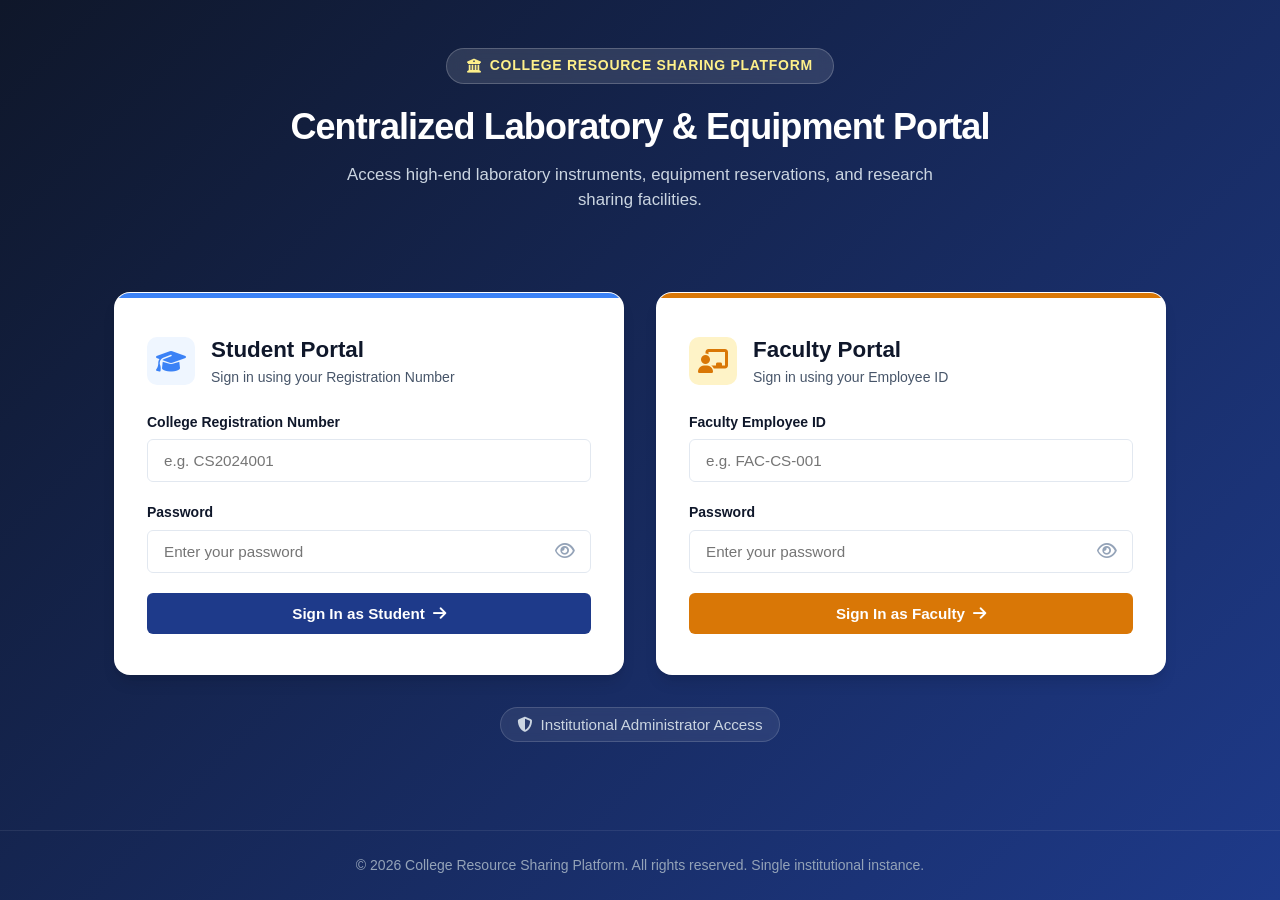
<file: index.html>
<!DOCTYPE html>
<html lang="en">
<head>
    <meta charset="UTF-8">
    <meta http-equiv="refresh" content="0; url=CollegeResourceSharing/frontend/index.html">
    <title>Redirecting to College Resource Sharing...</title>
    <script>
        window.location.href = "CollegeResourceSharing/frontend/index.html";
    </script>
</head>
<body>
    <p>Redirecting to <a href="CollegeResourceSharing/frontend/index.html">College Resource Sharing Platform</a>...</p>
</body>
</html>
</file>
<file: CollegeResourceSharing/frontend/css/style.css>
/* ==========================================================================
   COLLEGE RESOURCE SHARING PLATFORM — CORE STYLESHEET
   Clean, modern, academic design with responsive layouts
   ========================================================================== */

:root {
    --primary-color: #1e3a8a;       /* Deep Collegiate Navy */
    --primary-light: #3b82f6;       /* Academic Blue */
    --primary-dark: #0f172a;        /* Midnight Slate */
    --accent-color: #d97706;        /* Collegiate Gold / Amber */
    --accent-hover: #b45309;
    
    --bg-main: #f8fafc;            /* Crisp Slate Light */
    --bg-card: #ffffff;
    --bg-sidebar: #0f172a;
    --bg-sidebar-hover: #1e293b;
    --bg-sidebar-active: #2563eb;
    
    --text-primary: #0f172a;
    --text-secondary: #475569;
    --text-muted: #94a3b8;
    --text-inverse: #ffffff;
    
    --border-color: #e2e8f0;
    --border-focus: #3b82f6;
    
    /* Semantic Status Colors */
    --status-pending: #d97706;
    --status-approved: #2563eb;
    --status-collected: #7c3aed;
    --status-returned: #16a34a;
    --status-rejected: #dc2626;
    --status-cancelled: #64748b;
    --status-overdue: #b91c1c;
    --status-waitlisted: #ea580c;
    
    --shadow-sm: 0 1px 2px 0 rgb(0 0 0 / 0.05);
    --shadow-md: 0 4px 6px -1px rgb(0 0 0 / 0.1), 0 2px 4px -2px rgb(0 0 0 / 0.1);
    --shadow-lg: 0 10px 15px -3px rgb(0 0 0 / 0.1), 0 4px 6px -4px rgb(0 0 0 / 0.1);
    
    --radius-sm: 6px;
    --radius-md: 10px;
    --radius-lg: 16px;
    --radius-full: 9999px;
    
    --font-family: -apple-system, BlinkMacSystemFont, "Segoe UI", Roboto, "Helvetica Neue", Arial, sans-serif;
    --transition: all 0.2s ease-in-out;
}

* {
    box-sizing: border-box;
    margin: 0;
    padding: 0;
}

body {
    font-family: var(--font-family);
    background-color: var(--bg-main);
    color: var(--text-primary);
    line-height: 1.5;
    min-height: 100vh;
}

a {
    color: var(--primary-light);
    text-decoration: none;
    transition: var(--transition);
}

a:hover {
    color: var(--primary-color);
}

/* ==========================================================================
   LOGIN PAGE LAYOUT
   ========================================================================== */

.login-page-body {
    background: linear-gradient(135deg, #0f172a 0%, #1e3a8a 100%);
    min-height: 100vh;
    display: flex;
    flex-direction: column;
    justify-content: space-between;
}

.login-header {
    text-align: center;
    padding: 3rem 1rem 1.5rem;
    color: var(--text-inverse);
}

.college-badge {
    display: inline-flex;
    align-items: center;
    gap: 0.5rem;
    background: rgba(255, 255, 255, 0.12);
    backdrop-filter: blur(8px);
    padding: 0.4rem 1.25rem;
    border-radius: var(--radius-full);
    font-size: 0.875rem;
    font-weight: 600;
    letter-spacing: 0.05em;
    text-transform: uppercase;
    color: #fef08a;
    border: 1px solid rgba(255, 255, 255, 0.2);
    margin-bottom: 1rem;
}

.login-header h1 {
    font-size: 2.25rem;
    font-weight: 700;
    letter-spacing: -0.025em;
    margin-bottom: 0.5rem;
}

.login-header p {
    color: #cbd5e1;
    font-size: 1.05rem;
    max-width: 600px;
    margin: 0 auto;
}

.login-container {
    max-width: 1100px;
    margin: 0 auto;
    padding: 1rem 1.5rem 3rem;
    width: 100%;
}

.login-cards-grid {
    display: grid;
    grid-template-columns: 1fr 1fr;
    gap: 2rem;
    margin-bottom: 2rem;
}

@media (max-width: 860px) {
    .login-cards-grid {
        grid-template-columns: 1fr;
        gap: 1.5rem;
    }
}

.auth-card {
    background: var(--bg-card);
    border-radius: var(--radius-lg);
    padding: 2.5rem 2rem;
    box-shadow: var(--shadow-lg);
    display: flex;
    flex-direction: column;
    border: 1px solid rgba(255, 255, 255, 0.1);
    position: relative;
    overflow: hidden;
}

.auth-card::before {
    content: '';
    position: absolute;
    top: 0;
    left: 0;
    right: 0;
    height: 5px;
    background: var(--primary-light);
}

.auth-card.faculty-card::before {
    background: var(--accent-color);
}

.auth-card.admin-card::before {
    background: #0ea5e9;
}

.card-icon-header {
    display: flex;
    align-items: center;
    gap: 1rem;
    margin-bottom: 1.5rem;
}

.card-icon-badge {
    width: 48px;
    height: 48px;
    border-radius: var(--radius-md);
    background: #eff6ff;
    color: var(--primary-light);
    display: flex;
    align-items: center;
    justify-content: center;
    font-size: 1.5rem;
}

.faculty-card .card-icon-badge {
    background: #fef3c7;
    color: var(--accent-color);
}

.admin-card .card-icon-badge {
    background: #e0f2fe;
    color: #0284c7;
}

.card-icon-header h2 {
    font-size: 1.4rem;
    font-weight: 700;
    color: var(--text-primary);
}

.card-icon-header p {
    font-size: 0.875rem;
    color: var(--text-secondary);
}

/* Form Styles */
.form-group {
    margin-bottom: 1.25rem;
}

.form-group label {
    display: block;
    font-size: 0.875rem;
    font-weight: 600;
    color: var(--text-primary);
    margin-bottom: 0.4rem;
}

.form-control {
    width: 100%;
    padding: 0.75rem 1rem;
    font-size: 0.95rem;
    border: 1.5px solid var(--border-color);
    border-radius: var(--radius-sm);
    background-color: #fff;
    color: var(--text-primary);
    transition: var(--transition);
}

.form-control:focus {
    outline: none;
    border-color: var(--border-focus);
    box-shadow: 0 0 0 3px rgba(59, 130, 246, 0.15);
}

.password-input-wrapper {
    position: relative;
}

.password-toggle-btn {
    position: absolute;
    right: 0.75rem;
    top: 50%;
    transform: translateY(-50%);
    background: none;
    border: none;
    color: var(--text-muted);
    cursor: pointer;
    padding: 0.25rem;
    font-size: 1.1rem;
}

.password-toggle-btn:hover {
    color: var(--text-secondary);
}

.btn {
    display: inline-flex;
    align-items: center;
    justify-content: center;
    gap: 0.5rem;
    padding: 0.75rem 1.25rem;
    font-size: 0.95rem;
    font-weight: 600;
    border-radius: var(--radius-sm);
    border: none;
    cursor: pointer;
    transition: var(--transition);
    text-align: center;
}

.btn-primary {
    background-color: var(--primary-color);
    color: #ffffff;
}

.btn-primary:hover {
    background-color: var(--primary-light);
}

.btn-accent {
    background-color: var(--accent-color);
    color: #ffffff;
}

.btn-accent:hover {
    background-color: var(--accent-hover);
}

.btn-secondary {
    background-color: #f1f5f9;
    color: var(--text-secondary);
    border: 1px solid var(--border-color);
}

.btn-secondary:hover {
    background-color: #e2e8f0;
    color: var(--text-primary);
}

.btn-danger {
    background-color: var(--status-rejected);
    color: #ffffff;
}

.btn-danger:hover {
    background-color: #b91c1c;
}

.btn-success {
    background-color: var(--status-returned);
    color: #ffffff;
}

.btn-success:hover {
    background-color: #15803d;
}

.btn-block {
    width: 100%;
}

.btn-sm {
    padding: 0.4rem 0.75rem;
    font-size: 0.85rem;
}

.login-feedback {
    margin-top: 1rem;
    padding: 0.75rem 1rem;
    border-radius: var(--radius-sm);
    font-size: 0.875rem;
    display: none;
}

.login-feedback.error {
    display: block;
    background-color: #fef2f2;
    color: #991b1b;
    border: 1px solid #fecaca;
}

.login-feedback.success {
    display: block;
    background-color: #f0fdf4;
    color: #166534;
    border: 1px solid #bbf7d0;
}

.admin-login-bar {
    text-align: center;
    margin-top: 1.5rem;
}

.admin-toggle-link {
    display: inline-flex;
    align-items: center;
    gap: 0.5rem;
    color: #cbd5e1;
    font-weight: 500;
    font-size: 0.95rem;
    padding: 0.5rem 1rem;
    border-radius: var(--radius-full);
    background: rgba(255, 255, 255, 0.08);
    backdrop-filter: blur(4px);
    border: 1px solid rgba(255, 255, 255, 0.15);
    cursor: pointer;
}

.admin-toggle-link:hover {
    color: #ffffff;
    background: rgba(255, 255, 255, 0.15);
}

.login-footer {
    text-align: center;
    padding: 1.5rem;
    color: #94a3b8;
    font-size: 0.875rem;
    border-top: 1px solid rgba(255, 255, 255, 0.08);
}

/* ==========================================================================
   DASHBOARD APPLICATION LAYOUT (STUDENT, FACULTY, ADMIN)
   ========================================================================== */

.app-layout {
    display: flex;
    min-height: 100vh;
}

/* Sidebar */
.app-sidebar {
    width: 270px;
    background-color: var(--bg-sidebar);
    color: var(--text-inverse);
    display: flex;
    flex-direction: column;
    flex-shrink: 0;
    transition: var(--transition);
    z-index: 40;
}

.sidebar-header {
    padding: 1.5rem 1.25rem;
    display: flex;
    align-items: center;
    gap: 0.75rem;
    border-bottom: 1px solid rgba(255, 255, 255, 0.08);
}

.sidebar-logo {
    width: 36px;
    height: 36px;
    background: var(--primary-light);
    border-radius: var(--radius-md);
    display: flex;
    align-items: center;
    justify-content: center;
    font-size: 1.25rem;
}

.sidebar-header h2 {
    font-size: 1rem;
    font-weight: 700;
    color: #ffffff;
    line-height: 1.2;
}

.sidebar-header span {
    font-size: 0.75rem;
    color: var(--accent-color);
    font-weight: 600;
    text-transform: uppercase;
    letter-spacing: 0.05em;
    display: block;
}

.sidebar-nav {
    flex: 1;
    padding: 1rem 0.75rem;
    overflow-y: auto;
}

.nav-section-title {
    font-size: 0.7rem;
    font-weight: 700;
    text-transform: uppercase;
    letter-spacing: 0.08em;
    color: var(--text-muted);
    padding: 0.75rem 0.75rem 0.35rem;
}

.nav-item {
    display: flex;
    align-items: center;
    gap: 0.75rem;
    padding: 0.7rem 0.85rem;
    border-radius: var(--radius-sm);
    color: #cbd5e1;
    font-size: 0.9rem;
    font-weight: 500;
    cursor: pointer;
    transition: var(--transition);
    margin-bottom: 0.25rem;
    text-decoration: none;
}

.nav-item:hover {
    background-color: var(--bg-sidebar-hover);
    color: #ffffff;
}

.nav-item.active {
    background-color: var(--bg-sidebar-active);
    color: #ffffff;
    font-weight: 600;
}

.nav-item .nav-icon {
    font-size: 1.15rem;
    width: 22px;
    text-align: center;
}

.nav-badge {
    margin-left: auto;
    background-color: var(--accent-color);
    color: #ffffff;
    font-size: 0.75rem;
    font-weight: 700;
    padding: 0.1rem 0.5rem;
    border-radius: var(--radius-full);
}

.sidebar-footer {
    padding: 1rem 1.25rem;
    border-top: 1px solid rgba(255, 255, 255, 0.08);
}

.user-profile-summary {
    display: flex;
    align-items: center;
    gap: 0.75rem;
}

.user-avatar-circle {
    width: 38px;
    height: 38px;
    border-radius: 50%;
    background-color: var(--primary-light);
    color: #ffffff;
    display: flex;
    align-items: center;
    justify-content: center;
    font-weight: 700;
    font-size: 0.95rem;
}

.user-profile-details {
    flex: 1;
    min-width: 0;
}

.user-profile-details .user-name {
    font-size: 0.875rem;
    font-weight: 600;
    color: #ffffff;
    white-space: nowrap;
    overflow: hidden;
    text-overflow: ellipsis;
}

.user-profile-details .user-role-label {
    font-size: 0.75rem;
    color: var(--text-muted);
}

/* Main Content Area */
.app-main {
    flex: 1;
    display: flex;
    flex-direction: column;
    min-width: 0;
    overflow-y: auto;
}

/* Top Navigation Bar */
.top-navbar {
    height: 64px;
    background-color: var(--bg-card);
    border-bottom: 1px solid var(--border-color);
    display: flex;
    align-items: center;
    justify-content: space-between;
    padding: 0 1.75rem;
    position: sticky;
    top: 0;
    z-index: 30;
}

.navbar-left {
    display: flex;
    align-items: center;
    gap: 1rem;
}

.mobile-menu-btn {
    display: none;
    background: none;
    border: none;
    font-size: 1.4rem;
    color: var(--text-secondary);
    cursor: pointer;
}

@media (max-width: 900px) {
    .mobile-menu-btn {
        display: block;
    }
    .app-sidebar {
        position: fixed;
        left: -280px;
        top: 0;
        bottom: 0;
        height: 100vh;
    }
    .app-sidebar.open {
        left: 0;
    }
}

.page-title-heading {
    font-size: 1.25rem;
    font-weight: 700;
    color: var(--text-primary);
}

.navbar-right {
    display: flex;
    align-items: center;
    gap: 1.25rem;
}

.nav-action-icon-btn {
    background: none;
    border: none;
    font-size: 1.25rem;
    color: var(--text-secondary);
    cursor: pointer;
    position: relative;
    padding: 0.4rem;
    border-radius: var(--radius-sm);
    transition: var(--transition);
}

.nav-action-icon-btn:hover {
    background-color: #f1f5f9;
    color: var(--text-primary);
}

.nav-action-icon-btn .badge-dot {
    position: absolute;
    top: 2px;
    right: 2px;
    width: 8px;
    height: 8px;
    background-color: var(--status-rejected);
    border-radius: 50%;
}

.btn-logout {
    display: inline-flex;
    align-items: center;
    gap: 0.4rem;
    background: #fee2e2;
    color: #991b1b;
    border: none;
    padding: 0.45rem 0.9rem;
    border-radius: var(--radius-sm);
    font-size: 0.85rem;
    font-weight: 600;
    cursor: pointer;
    transition: var(--transition);
}

.btn-logout:hover {
    background: #fecaca;
}

/* Page Content Body */
.page-content {
    padding: 1.75rem;
    flex: 1;
}

/* Dashboard Summary Cards Grid */
.stats-grid {
    display: grid;
    grid-template-columns: repeat(auto-fit, minmax(230px, 1fr));
    gap: 1.25rem;
    margin-bottom: 2rem;
}

.stat-card {
    background: var(--bg-card);
    border: 1px solid var(--border-color);
    border-radius: var(--radius-md);
    padding: 1.25rem;
    display: flex;
    align-items: center;
    gap: 1rem;
    box-shadow: var(--shadow-sm);
}

.stat-icon {
    width: 48px;
    height: 48px;
    border-radius: var(--radius-md);
    display: flex;
    align-items: center;
    justify-content: center;
    font-size: 1.5rem;
}

.stat-icon.blue { background-color: #eff6ff; color: #2563eb; }
.stat-icon.green { background-color: #f0fdf4; color: #16a34a; }
.stat-icon.amber { background-color: #fffbeb; color: #d97706; }
.stat-icon.purple { background-color: #faf5ff; color: #9333ea; }
.stat-icon.red { background-color: #fef2f2; color: #dc2626; }

.stat-info h3 {
    font-size: 1.5rem;
    font-weight: 700;
    color: var(--text-primary);
    line-height: 1.1;
}

.stat-info p {
    font-size: 0.85rem;
    color: var(--text-secondary);
    margin-top: 0.2rem;
}

/* Content Panel / Card */
.content-panel {
    background: var(--bg-card);
    border: 1px solid var(--border-color);
    border-radius: var(--radius-md);
    box-shadow: var(--shadow-sm);
    margin-bottom: 2rem;
    overflow: hidden;
}

.panel-header {
    padding: 1.25rem 1.5rem;
    border-bottom: 1px solid var(--border-color);
    display: flex;
    align-items: center;
    justify-content: space-between;
    flex-wrap: wrap;
    gap: 1rem;
}

.panel-header h2 {
    font-size: 1.15rem;
    font-weight: 700;
    color: var(--text-primary);
}

.panel-header-actions {
    display: flex;
    align-items: center;
    gap: 0.75rem;
    flex-wrap: wrap;
}

.panel-body {
    padding: 1.5rem;
}

/* Search and Filters Toolbar */
.toolbar-bar {
    display: flex;
    align-items: center;
    justify-content: space-between;
    gap: 1rem;
    flex-wrap: wrap;
    margin-bottom: 1.5rem;
}

.search-input-box {
    position: relative;
    min-width: 260px;
    flex: 1;
    max-width: 400px;
}

.search-input-box input {
    width: 100%;
    padding: 0.6rem 0.85rem 0.6rem 2.25rem;
    font-size: 0.9rem;
    border: 1.5px solid var(--border-color);
    border-radius: var(--radius-sm);
    background: #ffffff;
}

.search-input-box input:focus {
    outline: none;
    border-color: var(--border-focus);
}

.search-icon-abs {
    position: absolute;
    left: 0.75rem;
    top: 50%;
    transform: translateY(-50%);
    color: var(--text-muted);
}

.filters-group {
    display: flex;
    align-items: center;
    gap: 0.75rem;
    flex-wrap: wrap;
}

.select-filter {
    padding: 0.6rem 1rem;
    font-size: 0.875rem;
    border: 1.5px solid var(--border-color);
    border-radius: var(--radius-sm);
    background-color: #ffffff;
    color: var(--text-primary);
}

.select-filter:focus {
    outline: none;
    border-color: var(--border-focus);
}

/* Equipment Grid & Cards */
.equipment-grid {
    display: grid;
    grid-template-columns: repeat(auto-fill, minmax(280px, 1fr));
    gap: 1.5rem;
}

.equipment-card {
    background: var(--bg-card);
    border: 1px solid var(--border-color);
    border-radius: var(--radius-md);
    overflow: hidden;
    box-shadow: var(--shadow-sm);
    display: flex;
    flex-direction: column;
    transition: var(--transition);
}

.equipment-card:hover {
    box-shadow: var(--shadow-md);
    transform: translateY(-2px);
    border-color: #cbd5e1;
}

.equipment-card-img-wrap {
    height: 180px;
    background-color: #f1f5f9;
    position: relative;
    overflow: hidden;
    display: flex;
    align-items: center;
    justify-content: center;
}

.equipment-card-img {
    width: 100%;
    height: 100%;
    object-fit: cover;
}

.equipment-placeholder-icon {
    font-size: 3.5rem;
    color: #94a3b8;
}

.equipment-badge-pos {
    position: absolute;
    top: 0.75rem;
    right: 0.75rem;
}

.equipment-card-content {
    padding: 1.25rem;
    display: flex;
    flex-direction: column;
    flex: 1;
}

.equipment-category-tag {
    font-size: 0.75rem;
    font-weight: 600;
    text-transform: uppercase;
    color: var(--primary-light);
    margin-bottom: 0.3rem;
}

.equipment-title {
    font-size: 1.05rem;
    font-weight: 700;
    color: var(--text-primary);
    margin-bottom: 0.35rem;
}

.equipment-code-tag {
    font-size: 0.8rem;
    color: var(--text-secondary);
    font-family: monospace;
    background: #f1f5f9;
    padding: 0.15rem 0.4rem;
    border-radius: 4px;
    display: inline-block;
    margin-bottom: 0.75rem;
    width: fit-content;
}

.equipment-desc {
    font-size: 0.875rem;
    color: var(--text-secondary);
    margin-bottom: 1rem;
    flex: 1;
    display: -webkit-box;
    -webkit-line-clamp: 2;
    -webkit-box-orient: vertical;
    overflow: hidden;
}

.equipment-meta-row {
    display: flex;
    align-items: center;
    justify-content: space-between;
    padding-top: 0.75rem;
    border-top: 1px solid var(--border-color);
    font-size: 0.85rem;
    color: var(--text-secondary);
    margin-bottom: 1rem;
}

/* Status Badges */
.badge {
    display: inline-flex;
    align-items: center;
    gap: 0.3rem;
    padding: 0.25rem 0.65rem;
    border-radius: var(--radius-full);
    font-size: 0.75rem;
    font-weight: 700;
    letter-spacing: 0.025em;
    text-transform: uppercase;
}

.badge-pending    { background-color: #fef3c7; color: #b45309; }
.badge-approved   { background-color: #dbeafe; color: #1e40af; }
.badge-collected  { background-color: #ede9fe; color: #5b21b6; }
.badge-returned   { background-color: #dcfce7; color: #15803d; }
.badge-rejected   { background-color: #fee2e2; color: #991b1b; }
.badge-cancelled  { background-color: #f1f5f9; color: #475569; }
.badge-overdue    { background-color: #fee2e2; color: #b91c1c; border: 1px solid #f87171; }
.badge-waitlisted { background-color: #ffedd5; color: #9a3412; }
.badge-active     { background-color: #dcfce7; color: #166534; }
.badge-inactive   { background-color: #f1f5f9; color: #64748b; }
.badge-available  { background-color: #dcfce7; color: #15803d; }
.badge-unavailable{ background-color: #fee2e2; color: #991b1b; }

/* Tables */
.table-responsive {
    overflow-x: auto;
    width: 100%;
}

.app-table {
    width: 100%;
    border-collapse: collapse;
    font-size: 0.9rem;
    text-align: left;
}

.app-table th {
    background-color: #f8fafc;
    color: var(--text-secondary);
    font-weight: 600;
    padding: 0.85rem 1rem;
    border-bottom: 1.5px solid var(--border-color);
    white-space: nowrap;
}

.app-table td {
    padding: 0.85rem 1rem;
    border-bottom: 1px solid var(--border-color);
    color: var(--text-primary);
    vertical-align: middle;
}

.app-table tr:hover td {
    background-color: #f8fafc;
}

.table-actions {
    display: flex;
    align-items: center;
    gap: 0.5rem;
}

/* Modals */
.modal-overlay {
    position: fixed;
    top: 0;
    left: 0;
    right: 0;
    bottom: 0;
    background: rgba(15, 23, 42, 0.6);
    backdrop-filter: blur(4px);
    display: none;
    align-items: center;
    justify-content: center;
    z-index: 50;
    padding: 1.5rem;
}

.modal-overlay.open {
    display: flex;
}

.modal-card {
    background: var(--bg-card);
    border-radius: var(--radius-lg);
    width: 100%;
    max-width: 600px;
    max-height: 90vh;
    display: flex;
    flex-direction: column;
    box-shadow: var(--shadow-lg);
    animation: modalSlide 0.25s ease-out;
}

@keyframes modalSlide {
    from { opacity: 0; transform: translateY(12px) scale(0.98); }
    to { opacity: 1; transform: translateY(0) scale(1); }
}

.modal-header {
    padding: 1.25rem 1.5rem;
    border-bottom: 1px solid var(--border-color);
    display: flex;
    align-items: center;
    justify-content: space-between;
}

.modal-header h3 {
    font-size: 1.2rem;
    font-weight: 700;
    color: var(--text-primary);
}

.modal-close-btn {
    background: none;
    border: none;
    font-size: 1.5rem;
    color: var(--text-muted);
    cursor: pointer;
    padding: 0.2rem 0.5rem;
    border-radius: var(--radius-sm);
}

.modal-close-btn:hover {
    color: var(--text-primary);
    background: #f1f5f9;
}

.modal-body {
    padding: 1.5rem;
    overflow-y: auto;
}

.modal-footer {
    padding: 1.25rem 1.5rem;
    border-top: 1px solid var(--border-color);
    display: flex;
    align-items: center;
    justify-content: flex-end;
    gap: 0.75rem;
}

/* Toast Notifications */
.toast-container {
    position: fixed;
    bottom: 1.5rem;
    right: 1.5rem;
    display: flex;
    flex-direction: column;
    gap: 0.5rem;
    z-index: 100;
}

.toast {
    background: var(--bg-card);
    color: var(--text-primary);
    border-left: 4px solid var(--primary-light);
    padding: 0.85rem 1.25rem;
    border-radius: var(--radius-sm);
    box-shadow: var(--shadow-lg);
    min-width: 280px;
    max-width: 380px;
    display: flex;
    align-items: center;
    justify-content: space-between;
    animation: toastIn 0.3s ease-out;
    border: 1px solid var(--border-color);
    border-left-width: 4px;
}

.toast.success { border-left-color: var(--status-returned); }
.toast.error   { border-left-color: var(--status-rejected); }
.toast.warning { border-left-color: var(--accent-color); }

@keyframes toastIn {
    from { transform: translateX(100%); opacity: 0; }
    to { transform: translateX(0); opacity: 1; }
}

/* Loading Spinner */
.spinner {
    display: inline-block;
    width: 20px;
    height: 20px;
    border: 2px solid rgba(255,255,255,0.3);
    border-radius: 50%;
    border-top-color: #fff;
    animation: spin 0.8s linear infinite;
}

@keyframes spin {
    to { transform: rotate(360deg); }
}

.empty-state {
    text-align: center;
    padding: 3rem 1rem;
    color: var(--text-muted);
}

.empty-state-icon {
    font-size: 3rem;
    margin-bottom: 0.5rem;
}

.empty-state h4 {
    font-size: 1.1rem;
    color: var(--text-primary);
    margin-bottom: 0.25rem;
}

.tab-nav {
    display: flex;
    gap: 0.5rem;
    border-bottom: 1px solid var(--border-color);
    margin-bottom: 1.5rem;
}

.tab-btn {
    padding: 0.65rem 1.25rem;
    font-size: 0.9rem;
    font-weight: 600;
    color: var(--text-secondary);
    background: none;
    border: none;
    border-bottom: 2px solid transparent;
    cursor: pointer;
    transition: var(--transition);
}

.tab-btn:hover {
    color: var(--primary-color);
}

.tab-btn.active {
    color: var(--primary-color);
    border-bottom-color: var(--primary-color);
}
</file>
